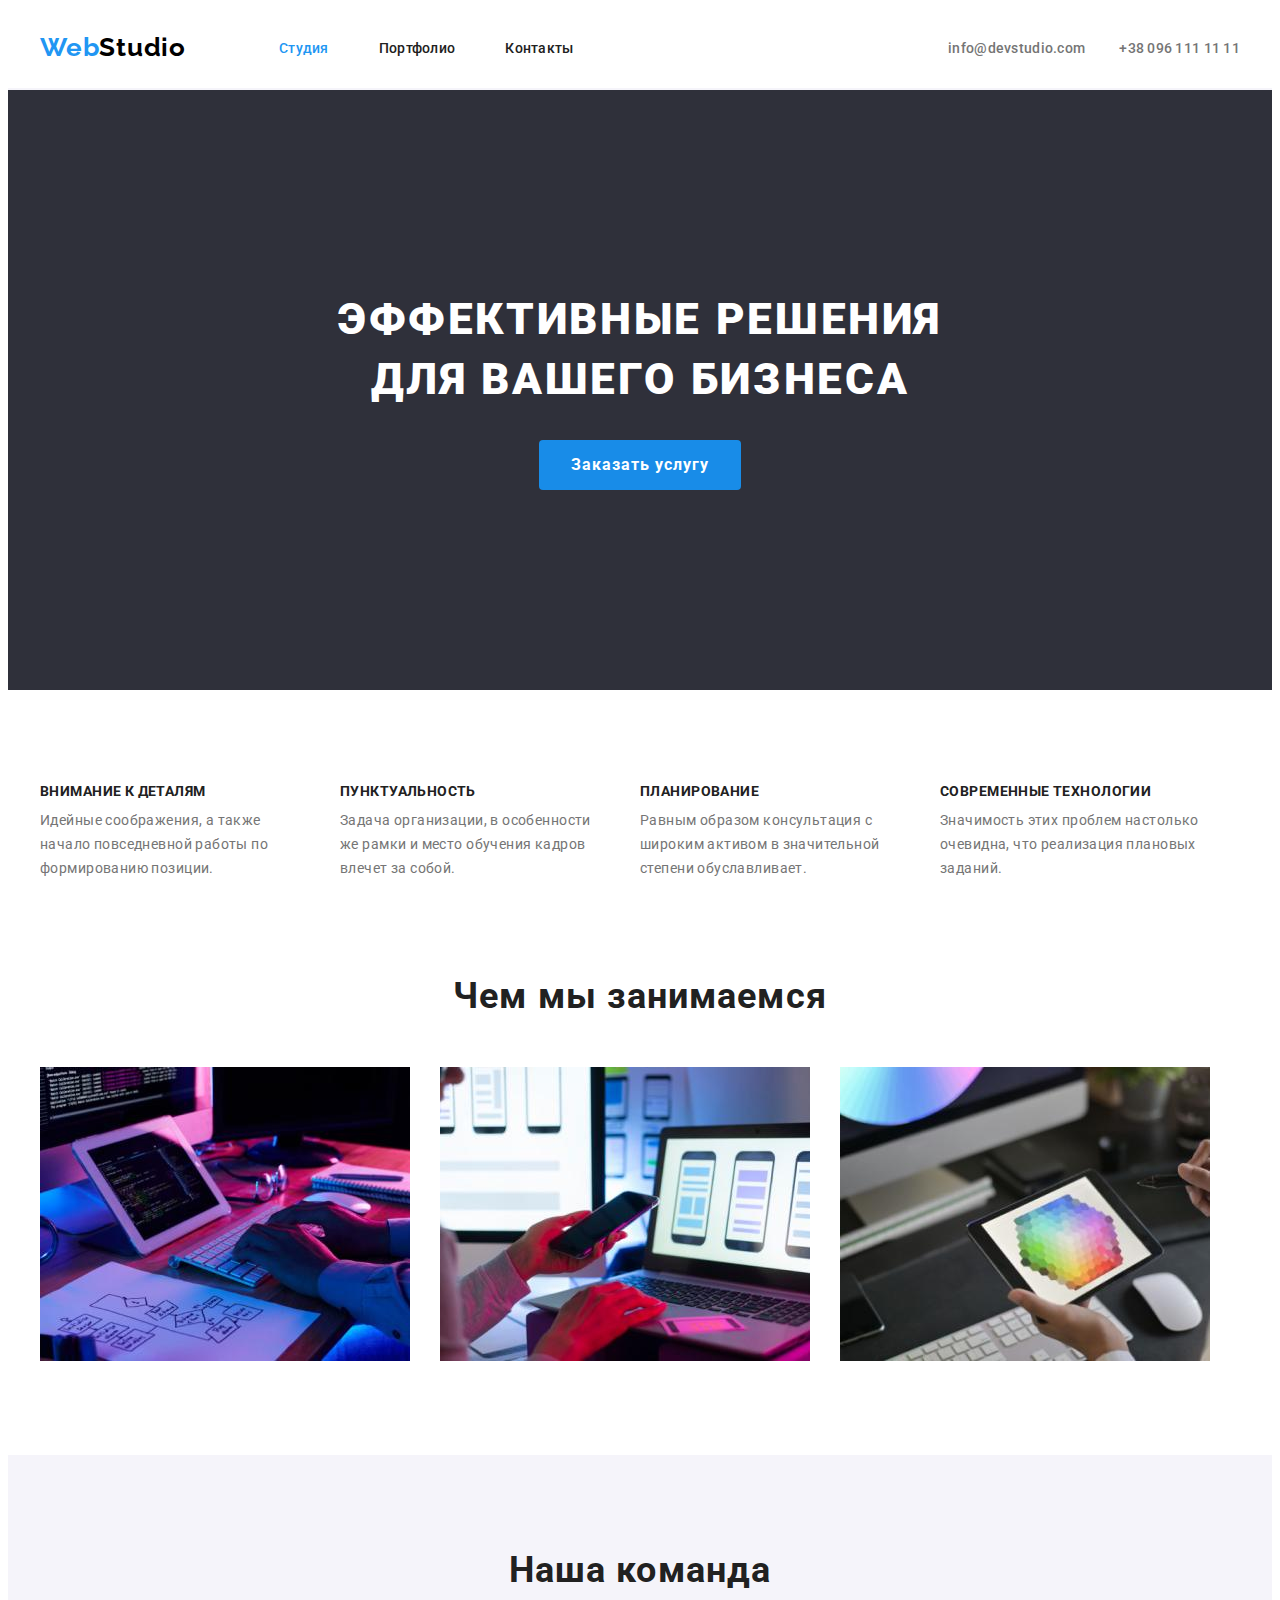
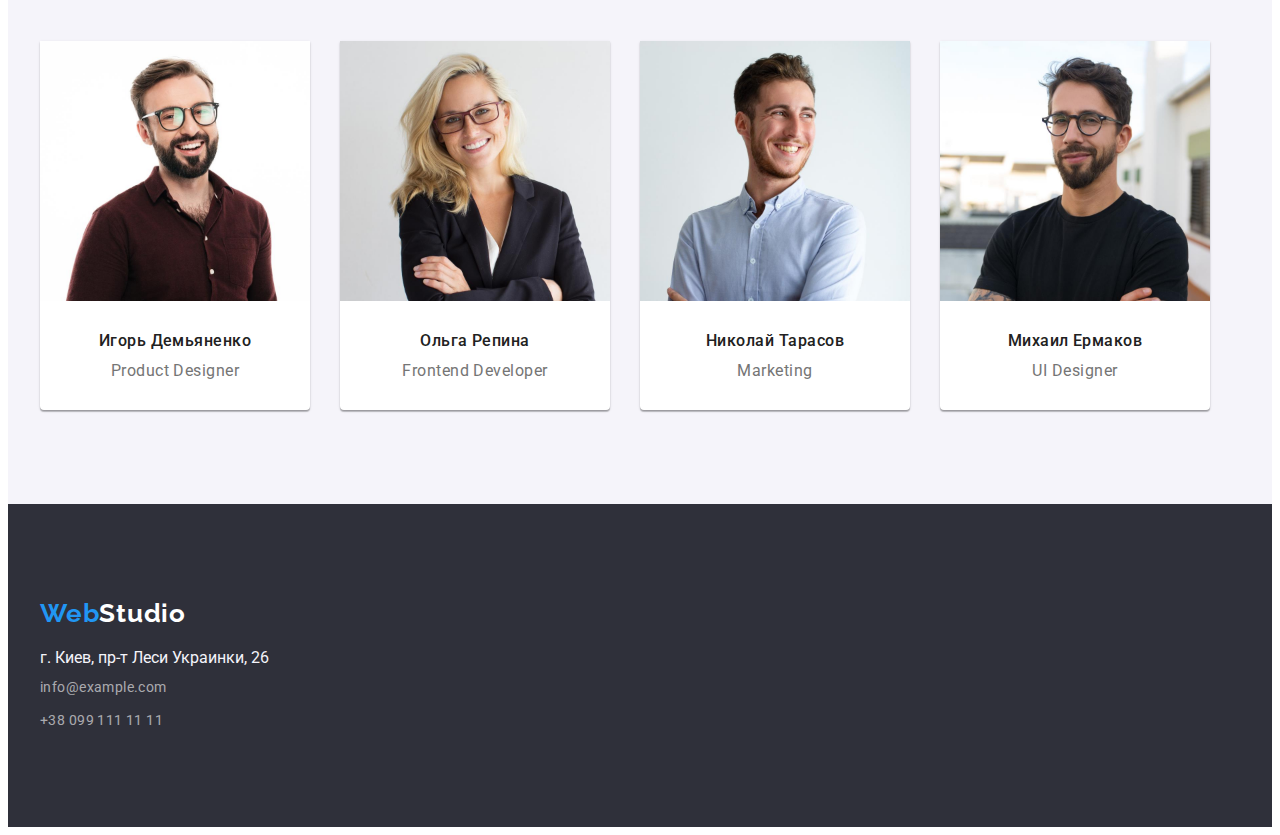
<file: index.html>
<!DOCTYPE html>
<html lang="ru">

<head>
    <meta charset="UTF-8">
    <meta http-equiv="X-UA-Compatible" content="IE=edge">
    <meta name="viewport" content="width=device-width, initial-scale=1.0">
    <title>WebStudio</title>

    <link rel="preconnect" href="https://fonts.googleapis.com">
    <link rel="preconnect" href="https://fonts.gstatic.com" crossorigin>

    <link
        href="https://fonts.googleapis.com/css2?family=Raleway:wght@700&family=Roboto:wght@400;500;700;900&display=swap"
        rel="stylesheet">

    <link rel="stylesheet" href="https://cdnjs.cloudflare.com/ajax/libs/modern-normalize/1.1.0/modern-normalize.min.css"
        integrity="sha512-wpPYUAdjBVSE4KJnH1VR1HeZfpl1ub8YT/NKx4PuQ5NmX2tKuGu6U/JRp5y+Y8XG2tV+wKQpNHVUX03MfMFn9Q=="
        crossorigin="anonymous" referrerpolicy="no-referrer">

    <link rel="stylesheet" href="./css/style.css">
</head>

<body class="body">

    <header class="header" >
        <div class="container header-container">
            <div class="header-logo">
                <a class="logo link" href="index.html" aria-label="логотип сайта">
                    <p><span class="logo-web">Web</span><span class="logo-studio">Studio</span></p>
                </a>
            </div>

            <nav class="header-navigation">
                <ul class="nav-list list">
                    <li class="nav-list-item link">
                        <a class="nav-list-link link active-page" href="">Студия</a></li>
                    <li class="nav-list-item">
                        <a class="nav-list-link link " href="./portfolio.html">Портфолио</a></li>
                    <li class="nav-list-item">
                        <a class="nav-list-link link" href="">Контакты</a></li>
                </ul>
            </nav>

            <div class="header-contacts" >
                <a class="contact-mailto link" href="mailto:info@devstudio.com">info@devstudio.com</a>
                <a class="contact-number link" href="tel:+380961111111">+38 096 111 11 11</a>
            </div>
        </div>
    </header>

    <main>
        <!--  HERO -->
        <section class="section hero">
            <div class="container hero-container">
                <h1 class="main-title" lang="ru">Эффективные решения <br> для вашего бизнеса </h1>
                <button class="mobal-btn" type="button" >Заказать услугу</button>
            </div>
        </section>
        
        <!--  ABOUT -->
        <section class="section about">

            <div class=" container abaut-container">

                  <h2 hidden>Особенности работы</h2>
                  <!--  Особенности работы -->
                  <ul class="grid specifics-list">
                         <li class="link grid-item indent specifics-item">
                             <h3 class="specifics-theme" >Внимание к деталям</h3>
                             <p class="specifics-description">Идейные соображения, а также  начало повседневной работы по формированию позиции.</p></li>
                         <li class="link grid-item indent specifics-item">
                             <h3 class="specifics-theme">Пунктуальность</h3>
                             <p class="specifics-description">Задача организации, в особенности  же рамки и место обучения кадров влечет за собой.</p></li>
                         <li class="link grid-item indent specifics-item">
                             <h3 class="specifics-theme">Планирование</h3>
                             <p class="specifics-description">Равным образом консультация с широким активом в значительной степени обуславливает.</p></li>
                         <li class="link grid-item indent specifics-item">
                             <h3 class="specifics-theme">Современные технологии</h3>
                             <p class="specifics-description">Значимость этих проблем настолько очевидна, что реализация плановых заданий.</p></li>
                  </ul>
            </div>
        </section>

          <!--  Чем мы занимаемся  -->
        <section class="section">
            <div class=" container what-we-do-container">
                <h2 class="title-img title-what-we-do">Чем мы занимаемся</h2>
                <ul class="grid what-we-do-list">
                    <li class=" indent img-work">
                            <img src="./images/img11.jpg" alt="работа програмиста" width="370" height="294" ></li>
                    <li class=" indent img-work">
                            <img src="./images/img22.jpg" alt="для смартфонов" width="370" height="294" ></li>
                    <li class=" indent img-work">
                            <img src="./images/img33.jpg" alt="для графических планшетов" width="370" height="294"></li>
                </ul>
            </div>
        </section>

                <!--  TEAM  -->
        <section class="section team">
            <div class=" container team-container">
                  <h2 class="title-img title-team">Наша команда</h2>
                  <ul class="grid list-img-team ">
                      <li class="grid-item  indent bloc-img-team">
                          <img class="img-team" src="./images/img44.jpg" alt="" width="270" height="260">
                          <div class="text-team">
                                <h3 class="img-name-team">Игорь Демьяненко</h3>
                                <p class="img-position-team">Product Designer</p>
                          </div>

                      </li>
                      <li class="grid-item indent bloc-img-team">
                          <img src="./images/img55.jpg" alt="" width="270" height="260">
                          <div class="text-team">
                                <h3 class="img-name-team">Ольга Репина</h3>
                                <p class="img-position-team">Frontend Developer</p>
                          </div>

                      </li>
                      <li class="grid-item indent bloc-img-team">
                          <img src="./images/img66.jpg" alt="" width="270" height="260">
                          <div class="text-team">
                                <h3 class="img-name-team">Николай Тарасов</h3>
                                <p class="img-position-team">Marketing</p>
                          </div>

                      </li>
                      <li class="grid-item indent bloc-img-team">
                          <img src="./images/img77.jpg" alt="" width="270" height="260">
                          <div class="text-team">
                                <h3 class="img-name-team">Михаил Ермаков</h3>
                                <p class="img-position-team">UI Designer</p>
                          </div>

                      </li>
                  </ul>
            </div>
        </section>

    </main>

    <footer class="section footer">
        <div class="container footer-container">
            <div class="footer-left">
                <div class="logo-footer">
                    <a class="logo link" href="index.html" aria-label="логотип сайта">
                        <p><span class="logo-web">Web</span><span class="footer-logo-studio">Studio</span></p>
                    </a>
                </div>
    
    
                <address class="footer-address">
                    <ul>
                        <li class="houce"><a class="address-houce link" href="https://goo.gl/maps/d5UaujWhcwxQYGqRA"
                                target="_blank" rel="noopener noreferrer">г. Киев, пр-т Леси Украинки, 26</a></li>
                        <li class="mailto"><a class="address-mailto link" href="mailto:">info@example.com</a></li>
                        <li class="phone"><a class="address-phone link" href="phone:">+38 099 111 11 11</a></li>
                    </ul>
                </address>
            </div>
    

        </div>
    
    </footer>

</body>
</html>
</file>
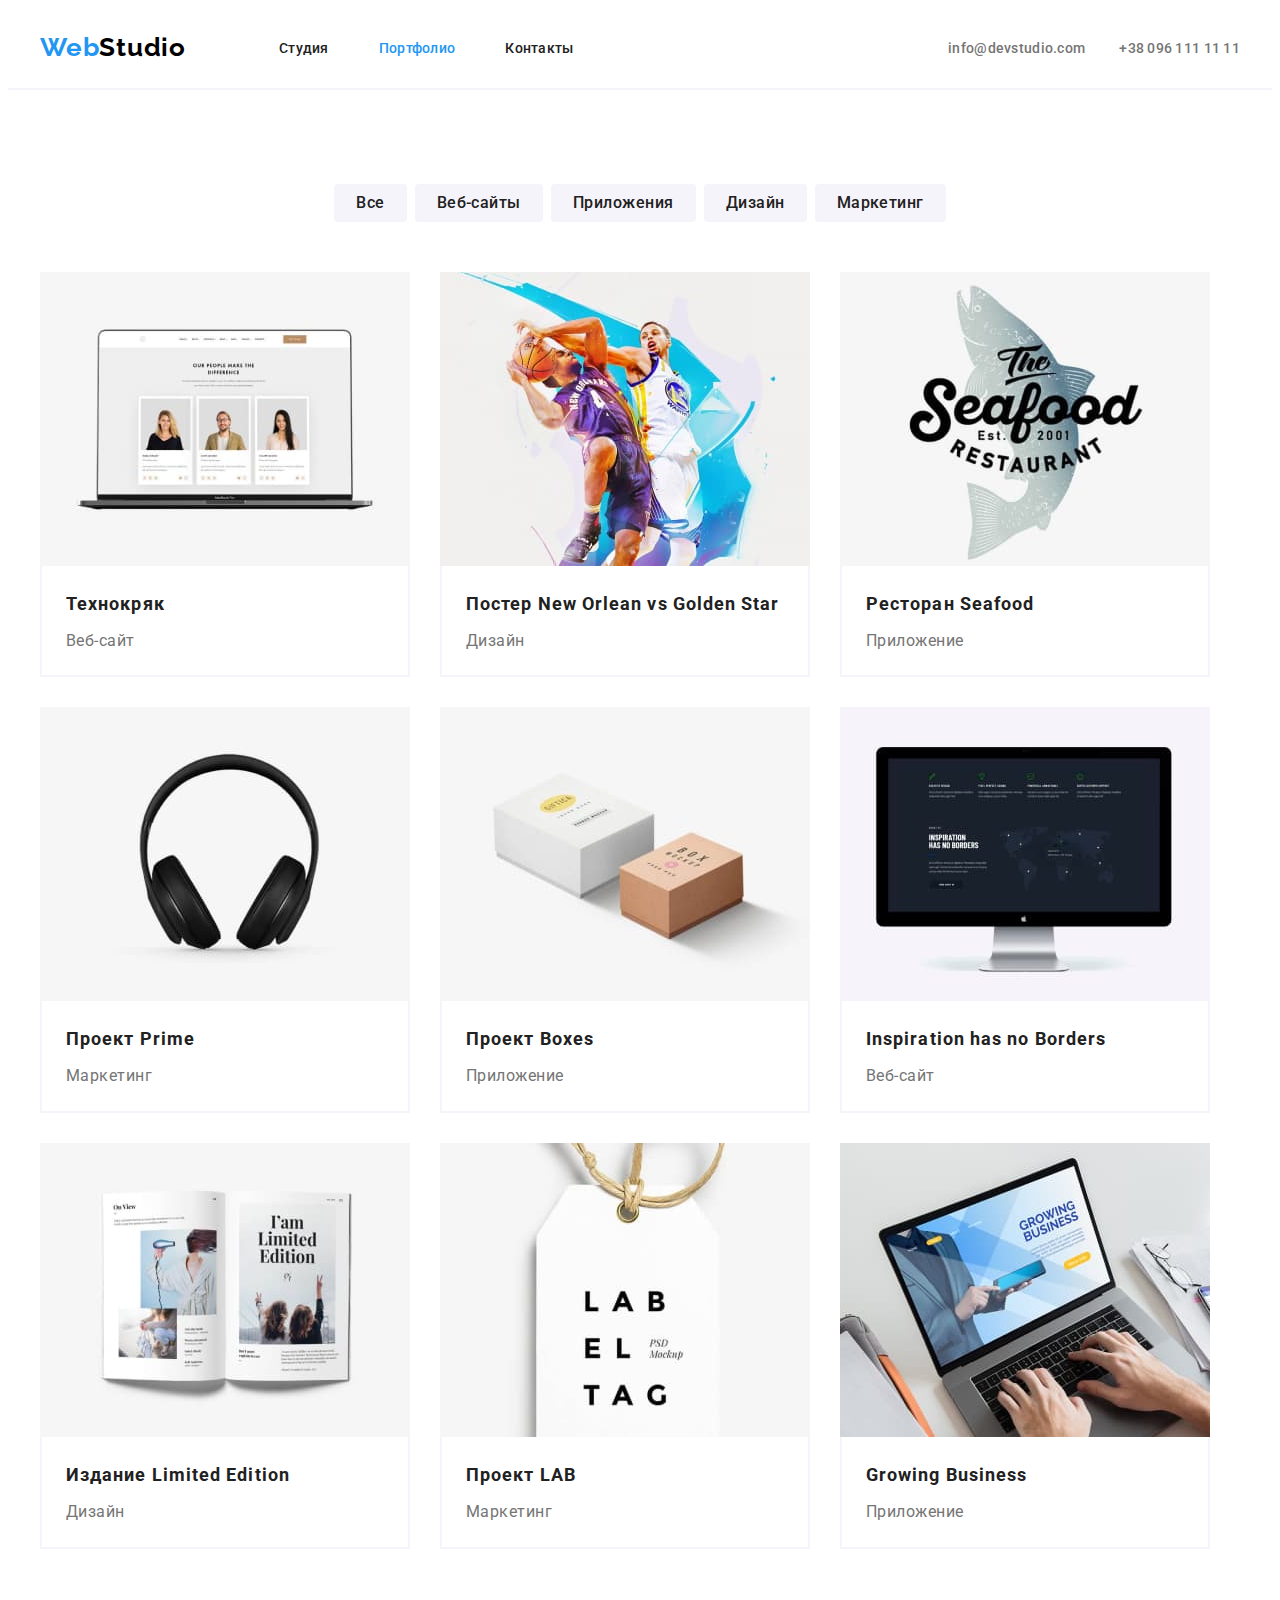
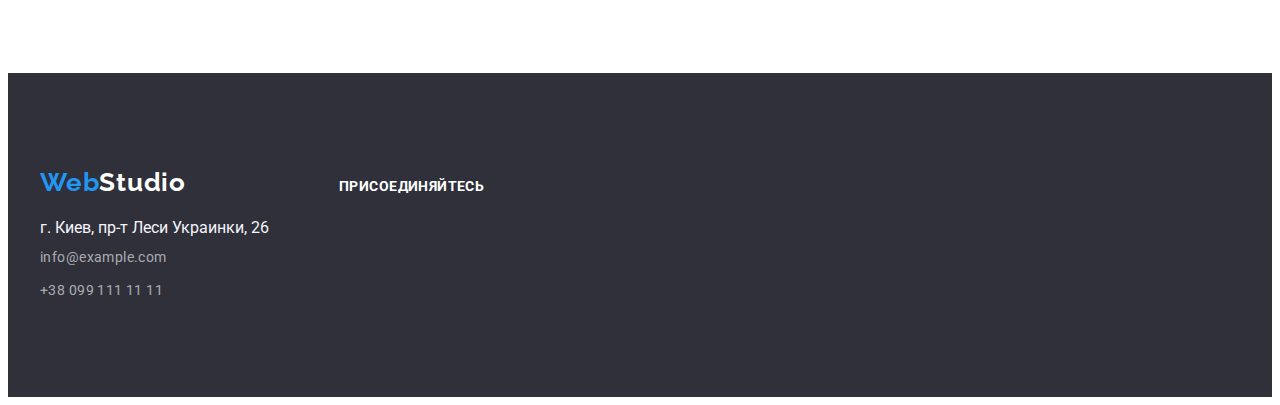
<file: portfolio.html>
<!DOCTYPE html>
<html lang="ru">

<head>
    <meta charset="UTF-8">
    <meta http-equiv="X-UA-Compatible" content="IE=edge">
    <meta name="viewport" content="width=device-width, initial-scale=1.0">
    <title>WebStudio</title>

    <link rel="preconnect" href="https://fonts.googleapis.com">
    <link rel="preconnect" href="https://fonts.gstatic.com" crossorigin>

    <link href="https://fonts.googleapis.com/css2?family=Raleway:wght@700&family=Roboto:wght@400;500;700;900&display=swap" rel="stylesheet">

    <link rel="stylesheet" href="https://cdnjs.cloudflare.com/ajax/libs/modern-normalize/1.1.0/modern-normalize.min.css"
        integrity="sha512-wpPYUAdjBVSE4KJnH1VR1HeZfpl1ub8YT/NKx4PuQ5NmX2tKuGu6U/JRp5y+Y8XG2tV+wKQpNHVUX03MfMFn9Q=="
        crossorigin="anonymous" referrerpolicy="no-referrer">

    <link rel="stylesheet" href="./css/style.css">
</head>

<body class="body">

    <header class="header">

        <div class="container header-container">
            <div class="header-logo">
                <a class="logo link" href="index.html" aria-label="логотип сайта">
                    <p><span class="logo-web">Web</span><span class="logo-studio">Studio</span></p>
                </a>
            </div>
        
            <nav class="header-navigation">
                <ul class="nav-list list">
                    <li class="nav-list-item link">
                        <a class="nav-list-link link " href="./index.html">Студия</a></li>
                    <li class="nav-list-item">
                        <a class="nav-list-link link active-page" href="">Портфолио</a></li>
                    <li class="nav-list-item">
                        <a class="nav-list-link link" href="">Контакты</a></li>
                </ul>
           </nav>
    
            <div class="header-contacts">
                <a class="contact-mailto link" href="mailto:info@devstudio.com">info@devstudio.com</a>
                <a class="contact-number link" href="tel:+380961111111">+38 096 111 11 11</a>
            </div>
        </div>
    </header>

        <!--  PORTFOLIO -->
   <section class="section">
       <div class="container portfolio-container">
           
            <h1 hidden>Portfolio</h1>
            <ul class="filters-portfolio-buttons-list">
                <li class="grid filter-button">
                        <button class="portfolio-filter-btn" type="button">Все</button>
                <li class="grid filter-button">
                        <button class="portfolio-filter-btn" type="button">Веб-сайты</button>
                <li class="grid filter-button">
                        <button class="portfolio-filter-btn" type="button">Приложения</button>
                <li class="grid filter-button">
                        <button class="portfolio-filter-btn" type="button">Дизайн</button>
                <li class="grid filter-button">
                        <button class="portfolio-filter-btn" type="button">Маркетинг</button>
            </ul>
            
            <!--  PROJECTS  -->
            
            <h2 hidden>ПРОЕКТЫ</h2>
            <ul class="grid project-list-bloc">
                <li class="project-bloc">
                    <img class="project-img" src="./images/portfolio/img111.jpg" alt="" width="370" height="294">
                    <div class="project-text">
                        <h3 class="img-name-project">Технокряк</h3>
                        <p class="img-description-project">Веб-сайт</p>
                    </div>

                </li>
                <li class="project-bloc">
                    <img class="project-img" src="./images/portfolio/img222.jpg" alt="" width="370" height="294">
                    <div class="project-text">
                        <h3 class="img-name-project">Постер New Orlean vs Golden Star</h3>
                        <p class="img-description-project">Дизайн</p>
                    </div>
                </li>
            
                <li class="project-bloc bloc">
                    <img class="project-img" src="./images/portfolio/img333.jpg" alt="" width="370" height="294">
                    <div class="project-text">
                        <h3 class="img-name-project">Ресторан Seafood</h3>
                        <p class="img-description-project">Приложение</p>
                    </div>
                </li>

                <li class="project-bloc">
                    <img class="project-img" src="./images/portfolio/img444.jpg" alt="" width="370" height="294">
                    <div class="project-text">
                        <h3 class="img-name-project">Проект Prime</h3>
                        <p class="img-description-project">Маркетинг</p>
                    </div>
                </li>
 
                <li class="project-bloc">
                    <img class="project-img" src="./images/portfolio/img555.jpg" alt="" width="370" height="294">
                    <div class="project-text">
                        <h3 class="img-name-project">Проект Boxes</h3>
                        <p class="img-description-project">Приложение</p>
                    </div>
                </li>

                
                <li class="project-bloc bloc">
                    <img class="project-img" src="./images/portfolio/img666.jpg" alt="" width="370" height="294">
                    <div class="project-text">
                        <h3 class="img-name-project">Inspiration has no Borders</h3>
                        <p class="img-description-project">Веб-сайт</p>
                    </div>
                </li>
            
                <li class="project-bloc">
                    <img class="project-img" src="./images/portfolio/img777.jpg" alt="" width="370" height="294">
                    <div class="project-text">
                        <h3 class="img-name-project">Издание Limited Edition</h3>
                        <p class="img-description-project">Дизайн</p>
                    </div>
                </li>
            
                <li class="project-bloc">
                    <img class="project-img" src="./images/portfolio/img888.jpg" alt="" width="370" height="294">
                    <div class="project-text">
                        <h3 class="img-name-project">Проект LAB</h3>
                        <p class="img-description-project">Маркетинг</p>
                    </div>
                </li>
            
                <li class="project-bloc bloc">
                    <img class="project-img" src="./images/portfolio/img999.jpg" alt="" width="370" height="294">
                    <div class="project-text">
                        <h3 class="img-name-project">Growing Business</h3>
                        <p class="img-description-project">Приложение</p>
                    </div>
                </li>
            </ul>
       </div>
    </section>


    <footer class="section footer">
        <div class="container footer-container">
            <div class="footer-left">
                <div class="logo-footer">
                    <a class="logo link" href="index.html" aria-label="логотип сайта">
                        <p><span class="logo-web">Web</span><span class="footer-logo-studio">Studio</span></p>
                    </a>
                </div>
    
    
                <address class="footer-address">
                    <ul>
                        <li class="houce"><a class="address-houce link" href="https://goo.gl/maps/d5UaujWhcwxQYGqRA"
                                target="_blank" rel="noopener noreferrer">г. Киев, пр-т Леси Украинки, 26</a></li>
                        <li class="mailto"><a class="address-mailto link" href="mailto:">info@example.com</a></li>
                        <li class="phone"><a class="address-phone link" href="phone:">+38 099 111 11 11</a></li>
                    </ul>
                </address>
            </div>
    
            <div class="footer-right">
                <h3 class="Social-links">присоединяйтесь</h3>
            </div>
        </div>
    
    </footer>

</body>
</html>
</file>
<file: css/style.css>
:root {
  --accent-color: #2196f3;
  --button-studio-hover-color: #188ce8;
  --header-logo-darc-color: #000000;
  --text-color-light: #757575;
  --text-color-theme-darc: #ffffff;
  --button-portfolio-color: #f5f4fa;
  --text-button-portfolio-color: #212121;
  --color-transparentfff: rgba(255, 255, 255, 0.6);
  --box-shadow: 0px 4px 4px rgba(0, 0, 0, 0.15);
  --theme-dark-background-color: #2f303a;
  --theme-light-background-color: #f5f4fa;

  --primary-font-family: 'Roboto', sans-serif;
  --secondary-font-family: 'Raleway', sans-serif;

  --item: 1;
  --indent: 30px;
}
body {
  font-family: var(--primary-font-family);
  color: #212121;
}

h1,
h2,
h3,
h4,
h5,
h6,
p {
  margin: 0;
  margin-top: 0;
  margin-bottom: 0;
}

ul,
ol {
  margin-top: 0;
  margin-bottom: 0;
  padding-left: 0;
}

img {
  display: block;
}

li {
  list-style-type: none;
}

button {
  display: block;
}
address {
  font-style: normal;
}

.list {
  list-style: none;
}
.link {
  text-decoration: none;
}

.section {
  padding-top: 94px;
  padding-bottom: 94px;
}

.container {
  width: 1200px;
  padding-left: 15px;
  padding-right: 15px;
  margin-left: auto;
  margin-right: auto;
  justify-content: center;
}

.logo {
  font-family: var(--secondary-font-family);
  font-weight: 700;
  font-size: 26px;
  line-height: 1.19;
  letter-spacing: 0.03em;
}

.logo-web {
  color: var(--accent-color);
}
.logo-studio {
  color: var(--header-logo-darc-color);
}

.img-name-team {
  font-weight: 500;
  font-size: 16px;
  line-height: 1.19;
  text-align: center;
  letter-spacing: 0.03em;
}

.title-img {
  font-weight: 700;
  font-size: 36px;
  line-height: 1.17;
  text-align: center;
  letter-spacing: 0.03em;
}

.img-position-team {
  font-size: 16px;
  line-height: 1.19;
  text-align: center;
  letter-spacing: 0.03em;
  color: var(--text-color-light);
}

.indent {
  margin-right: var(--indent);
}
.indent:not(:last-child) {
  margin-right: var(--indent);
}
/* =========  END  COMPONENTS =========*/

/* ========= START HEADER ========= */

.header {
  padding-top: 24px;
  padding-bottom: 25px;
  border-bottom: 2px solid var(--theme-light-background-color);
}

.header-container {
  display: flex;
  align-items: center;
}

.header-navigation {
  margin-left: 93px;
}

.nav-list {
  display: flex;
  align-items: center;
}

.nav-list-item:not(:last-child) {
  margin-right: 50px;
}

.nav-list-link {
  font-weight: 500;
  font-size: 14px;
  line-height: 1.14;
  letter-spacing: 0.02em;
  color: inherit;
  padding: 32px 0;
}
.nav-list-link:hover,
.nav-list-link:focus {
  color: var(--accent-color);
}

.header-contacts {
  margin-left: auto;
  align-content: flex-end;
}
.contact-mailto,
.contact-number {
  font-weight: 500;
  font-size: 14px;
  line-height: 1.14;
  letter-spacing: 0.02em;
  color: var(--text-color-light);
  padding: 32px 0;
}
.contact-mailto:hover,
.contact-mailto:focus,
.contact-number:hover,
.contact-number:focus {
  color: var(--accent-color);
}
.contact-mailto {
  margin-right: 30px;
}

.active-page {
  color: var(--accent-color);
}
/* ========= END HEADER ========= */

/* ========= START HERO ========= */

.hero {
  background-color: var(--theme-dark-background-color);
  padding-top: 200px;
  padding-bottom: 200px;
  display: flex;
  align-items: center;
}

.hero-container {
  background-color: var(--theme-dark-background-color);
}

.main-title {
  font-weight: 900;
  font-size: 44px;
  line-height: 1.36;
  text-align: center;
  letter-spacing: 0.06em;
  text-transform: uppercase;
  color: var(--text-color-theme-darc);
  margin-bottom: var(--indent);
}

.mobal-btn {
  font-family: var(--primary-font-family);
  font-style: normal;
  font-weight: 700;
  font-size: 16px;
  line-height: 1.87;
  text-align: center;
  letter-spacing: 0.06em;
  background: var(--button-studio-hover-color);
  color: var(--text-color-theme-darc);
  cursor: pointer; /*
  box-shadow: 0px 4px 4px rgba(0, 0, 0, 0.15);*/
  border-radius: 4px;
  border: none;
  margin: 0 auto;
  padding: 10px 32px;
}

.mobal-btn:hover,
.mobal-btn:focus {
  color: var(--text-color-theme-darc);
  background-color: var(--accent-color);
}
/* ========= END HERO ========= */
/* ========= START ABOUT ========= */
.about {
  padding-bottom: 0;
}

.abaut-container {
}

.grid {
  display: flex;
  align-items: flex-start;
}
.grid-item {
  display: flex;
  flex-direction: column;
}

.specifics-list {
  --item: 4;
}
.specifics-theme {
  font-weight: 700;
  font-size: 14px;
  line-height: 1.14;
  letter-spacing: 0.03em;
  text-transform: uppercase;
  margin-bottom: 10px;
}
.specifics-item {
  width: 270px;
}
.specifics-description {
  font-size: 14px;
  line-height: 1.71;
  letter-spacing: 0.03em;
  color: var(--text-color-light);
}

.title-what-we-do {
  margin-bottom: 50px;
}

.what-we-do-list {
  --item: 3;
}

/* ========= END ABOUT ========= */

/* ========= START TEAM ========= */

.team {
  background-color: var(--theme-light-background-color);
}

.title-team {
  margin-bottom: 50px;
}
.list-img-team {
  --item: 4;
}

.bloc-img-team {
  width: 270px;
  background-color: var(--text-color-theme-darc);
  box-shadow: 0px 1px 3px rgba(0, 0, 0, 0.12), 0px 1px 1px rgba(0, 0, 0, 0.14),
    0px 2px 1px rgba(0, 0, 0, 0.2);
  border-radius: 0px 0px 4px 4px;
}
.text-team {
  display: flex;
  flex-direction: column;
  justify-content: center;
  padding-top: var(--indent);
  padding-bottom: var(--indent);
}
.img-name-team {
  margin-bottom: 10px;
}

.img-position-team {
}

/* ========= END TEAM ========= */

/* ========= START FOOTER ========= */
.footer {
  background: var(--theme-dark-background-color);
}
.footer-container {
  display: flex;
  justify-content: start;
  align-items: baseline;
}

.footer-left {
  margin-right: 70px;
}
.footer-right {
}

.footer-logo-studio {
  color: var(--text-color-theme-darc);
}
.logo-footer {
  margin-bottom: 20px;
}

.footer-address {
  font-family: var(--primary-font-family);
  font-style: normal;
}

.address-houce {
  color: var(--button-portfolio-color);
}
.houce {
  margin-bottom: 9px;
}
.address-mailto {
  font-size: 14px;
  line-height: 1.71;
  letter-spacing: 0.03em;
  color: var(--color-transparentfff);
}

.mailto {
  margin-bottom: 9px;
}
.address-phone {
  font-size: 14px;
  line-height: 1.71;
  letter-spacing: 0.03em;
  color: var(--color-transparentfff);
}
.Social-links {
  font-family: Roboto;
  font-style: normal;
  font-weight: bold;
  font-size: 14px;
  line-height: 16px;
  letter-spacing: 0.03em;
  text-transform: uppercase;
  color: #ffffff;
}
/* ========= END FOOTER ========= */
/* ==========START  PORTFOLIO ========== */

.portfolio-container {
  display: flex;
  height: auto;
  flex-wrap: wrap;
}
.filters-portfolio {
}
.filters-portfolio-buttons-list {
  display: flex;
  align-items: center;
  margin-bottom: 50px;
}

.filter-button:not(:last-child) {
  margin-right: 8px;
}

.portfolio-filter-btn {
  font-family: Roboto;
  font-weight: 500;
  font-size: 16px;
  line-height: 1.6;
  text-align: center;
  letter-spacing: 0.03em;
  color: var(--text-button-portfolio-color);
  border: var(--text-color-light);
  background: var(--button-portfolio-color);
  border-radius: 4px;
  cursor: pointer;
  padding-top: 6px;
  padding-bottom: 6px;
  padding-left: 22px;
  padding-right: 22px;
}

.portfolio-filter-btn:hover,
.portfolio-filter-btn:focus {
  color: var(--text-color-theme-darc);
  background-color: var(--accent-color);
}

.project-list-bloc {
  display: flex;
  flex-wrap: wrap;
}
.project-bloc {
  margin-bottom: var(--indent);
  margin-right: var(--indent);
}
.bloc {
  margin-right: -30px;
}

.project-text {
  display: flex;
  flex-direction: column;
  text-align: start;
  padding-top: 20px;
  padding-left: 24px;
  padding-bottom: 20px;
  border-bottom: 2px solid var(--button-portfolio-color);
  border-left: 2px solid var(--button-portfolio-color);
  border-right: 2px solid var(--button-portfolio-color);
}
.img-name-project {
  font-weight: 700;
  font-size: 18px;
  line-height: 2;
  letter-spacing: 0.06em;

  margin-bottom: 4px;
}

.img-description-project {
  font-size: 16px;
  line-height: 1.87;
  letter-spacing: 0.03em;
  color: var(--text-color-light);
  text-align: start;
}

/*==========END  PORTFOLIO ========== */
</file>
